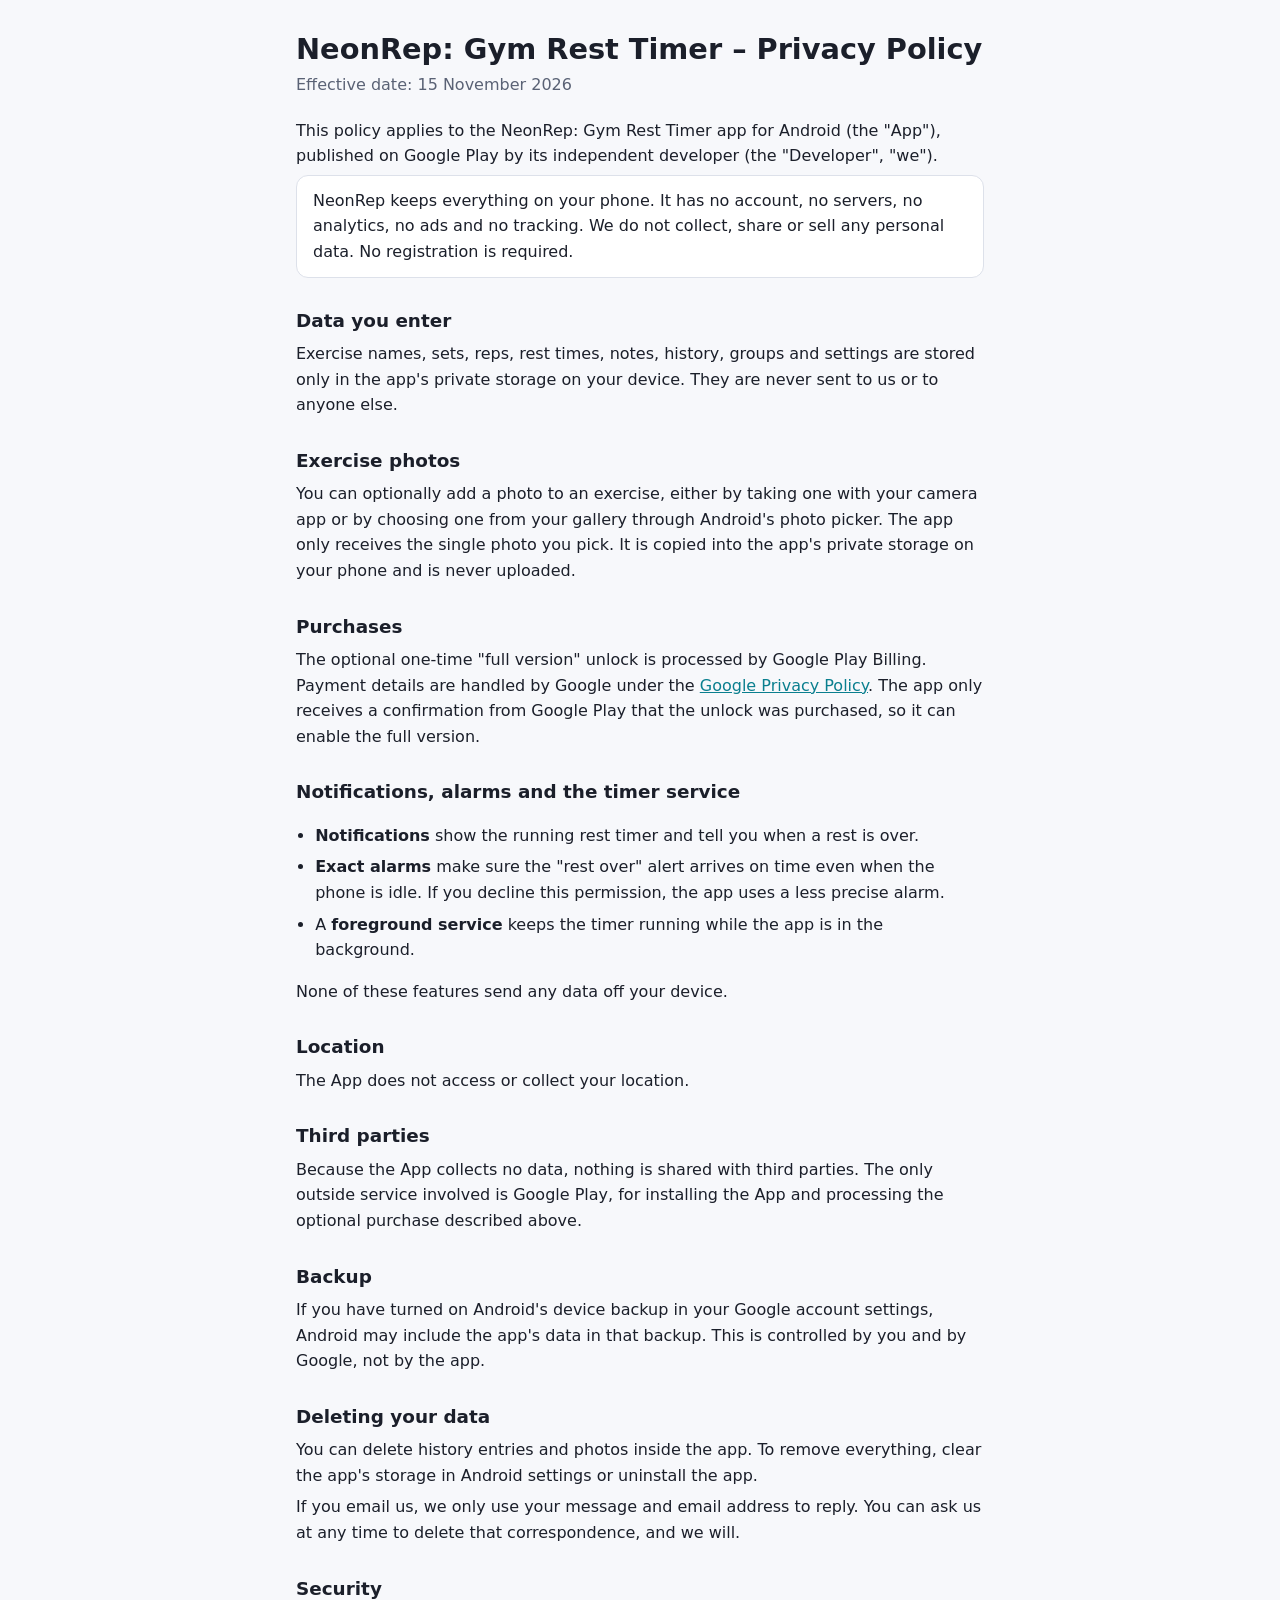
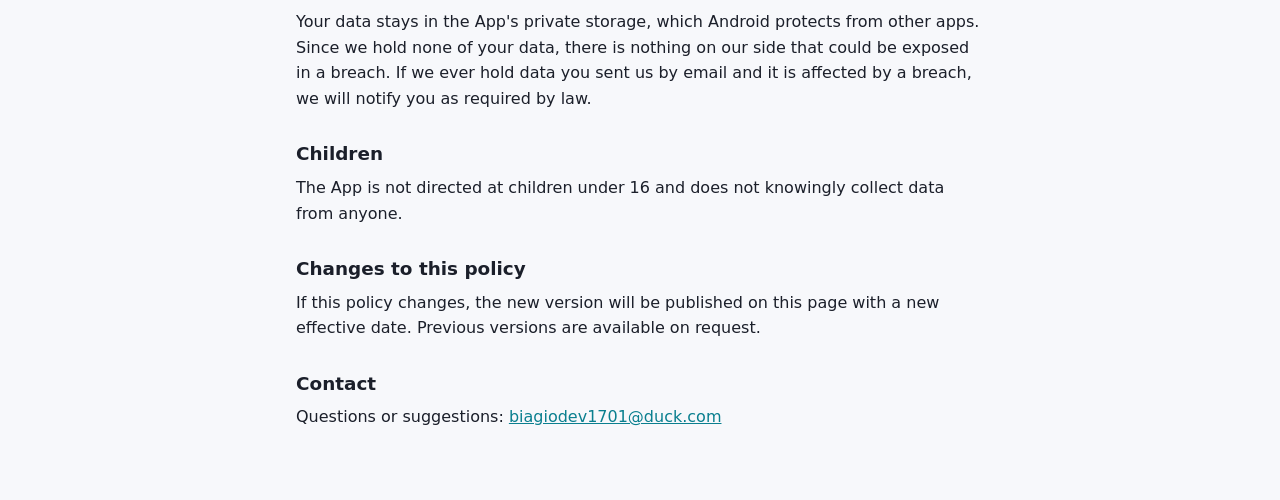
<file: docs/index.html>
<!doctype html>
<html lang="en">
<head>
<meta charset="utf-8">
<meta name="viewport" content="width=device-width, initial-scale=1">
<title>NeonRep Privacy Policy</title>
<style>
:root {
  --bg: #f7f8fb;
  --text: #1b1f2a;
  --muted: #5a6275;
  --accent: #0a7f8f;
  --card: #ffffff;
  --border: #dde1ea;
}
@media (prefers-color-scheme: dark) {
  :root {
    --bg: #0d1420;
    --text: #e8ecf3;
    --muted: #a3acbd;
    --accent: #3fe0f0;
    --card: #142033;
    --border: #24324a;
  }
}
* { box-sizing: border-box; }
body {
  margin: 0;
  background: var(--bg);
  color: var(--text);
  font: 16px/1.6 system-ui, -apple-system, "Segoe UI", Roboto, sans-serif;
}
main { max-width: 720px; margin: 0 auto; padding: 32px 16px 64px; }
h1 { font-size: 1.8rem; line-height: 1.25; margin: 0 0 4px; }
h2 { font-size: 1.15rem; margin: 28px 0 6px; }
p, li { margin: 6px 0; }
ul { padding-left: 1.2em; }
a { color: var(--accent); }
.meta { color: var(--muted); margin: 0 0 20px; }
.summary {
  background: var(--card);
  border: 1px solid var(--border);
  border-radius: 12px;
  padding: 12px 16px;
}
</style>
</head>
<body>
<main>
<h1>NeonRep: Gym Rest Timer – Privacy Policy</h1>
<p class="meta">Effective date: 15 November 2026</p>

<p>This policy applies to the NeonRep: Gym Rest Timer app for Android (the "App"), published on Google Play by its independent developer (the "Developer", "we").</p>

<p class="summary">NeonRep keeps everything on your phone. It has no account, no servers, no analytics, no ads and no tracking. We do not collect, share or sell any personal data. No registration is required.</p>

<h2>Data you enter</h2>
<p>Exercise names, sets, reps, rest times, notes, history, groups and settings are stored only in the app's private storage on your device. They are never sent to us or to anyone else.</p>

<h2>Exercise photos</h2>
<p>You can optionally add a photo to an exercise, either by taking one with your camera app or by choosing one from your gallery through Android's photo picker. The app only receives the single photo you pick. It is copied into the app's private storage on your phone and is never uploaded.</p>

<h2>Purchases</h2>
<p>The optional one-time "full version" unlock is processed by Google Play Billing. Payment details are handled by Google under the <a href="https://policies.google.com/privacy">Google Privacy Policy</a>. The app only receives a confirmation from Google Play that the unlock was purchased, so it can enable the full version.</p>

<h2>Notifications, alarms and the timer service</h2>
<ul>
<li><strong>Notifications</strong> show the running rest timer and tell you when a rest is over.</li>
<li><strong>Exact alarms</strong> make sure the "rest over" alert arrives on time even when the phone is idle. If you decline this permission, the app uses a less precise alarm.</li>
<li>A <strong>foreground service</strong> keeps the timer running while the app is in the background.</li>
</ul>
<p>None of these features send any data off your device.</p>

<h2>Location</h2>
<p>The App does not access or collect your location.</p>

<h2>Third parties</h2>
<p>Because the App collects no data, nothing is shared with third parties. The only outside service involved is Google Play, for installing the App and processing the optional purchase described above.</p>

<h2>Backup</h2>
<p>If you have turned on Android's device backup in your Google account settings, Android may include the app's data in that backup. This is controlled by you and by Google, not by the app.</p>

<h2>Deleting your data</h2>
<p>You can delete history entries and photos inside the app. To remove everything, clear the app's storage in Android settings or uninstall the app.</p>
<p>If you email us, we only use your message and email address to reply. You can ask us at any time to delete that correspondence, and we will.</p>

<h2>Security</h2>
<p>Your data stays in the App's private storage, which Android protects from other apps. Since we hold none of your data, there is nothing on our side that could be exposed in a breach. If we ever hold data you sent us by email and it is affected by a breach, we will notify you as required by law.</p>

<h2>Children</h2>
<p>The App is not directed at children under 16 and does not knowingly collect data from anyone.</p>

<h2>Changes to this policy</h2>
<p>If this policy changes, the new version will be published on this page with a new effective date. Previous versions are available on request.</p>

<h2>Contact</h2>
<p>Questions or suggestions: <a href="mailto:biagiodev1701@duck.com">biagiodev1701@duck.com</a></p>
</main>
</body>
</html>
</file>
